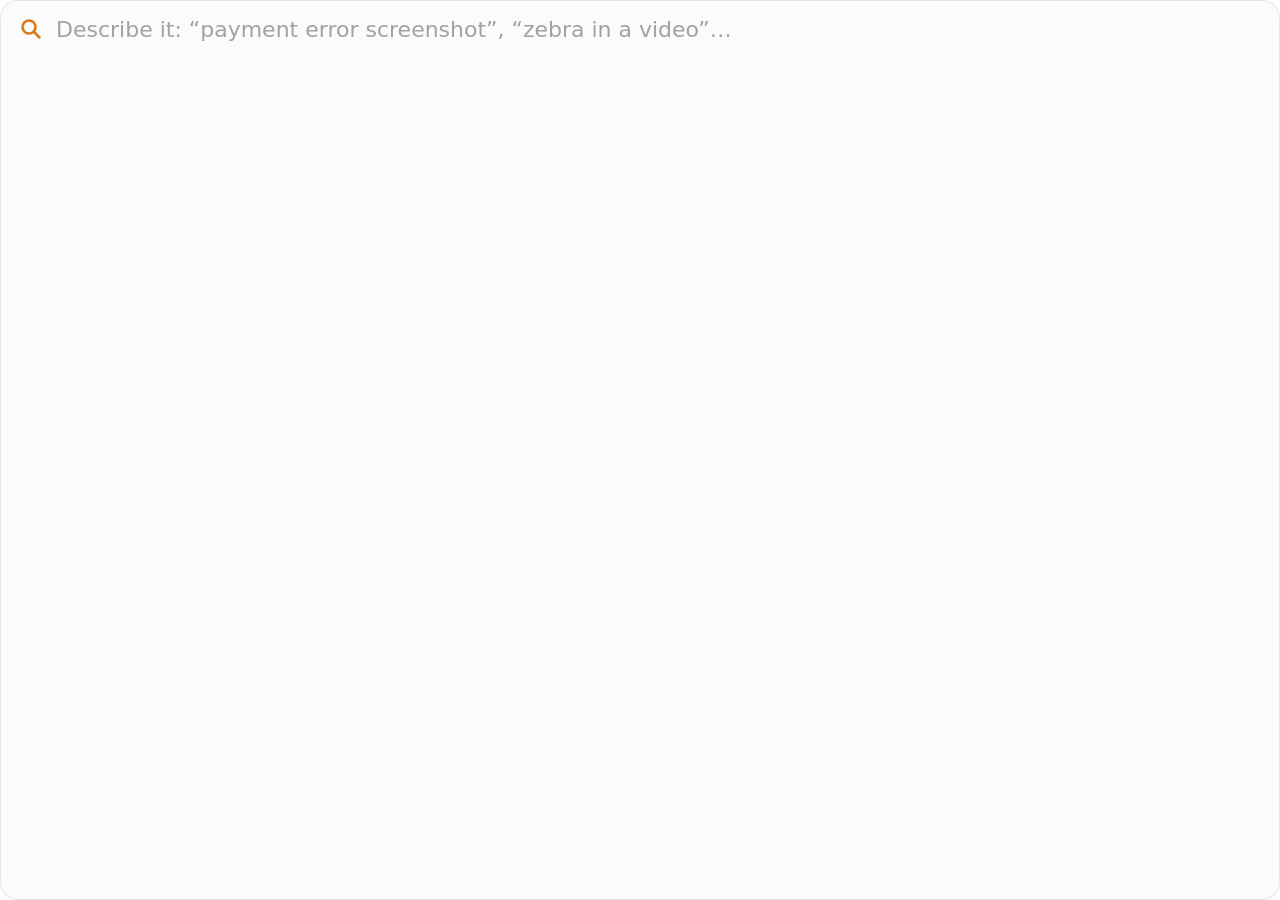
<file: shell/ui/index.html>
<!doctype html>
<html lang="en">
<head>
  <meta charset="utf-8">
  <title>DigUp Plus</title>
  <link rel="stylesheet" href="panel.css">
</head>
<body>
  <main id="panel" class="panel">
    <header class="field">
      <svg class="glass" viewBox="0 0 24 24" aria-hidden="true">
        <circle cx="10" cy="10" r="6.5"/><path d="M15 15 L20.5 20.5"/>
      </svg>
      <input id="query" type="text" autocomplete="off" autocorrect="off" spellcheck="false" aria-label="Search"
             placeholder="Describe it: “payment error screenshot”, “zebra in a video”…">
      <span id="activity" class="activity" hidden></span>
    </header>
    <section id="body" class="body" hidden>
      <div id="list" class="list" role="listbox" aria-label="Results"></div>
      <div id="preview" class="preview" aria-live="polite"></div>
    </section>
    <footer id="footer" class="footer" hidden>
      <span id="summary" class="summary"></span>
      <span id="keys" class="keys"></span>
    </footer>
  </main>
  <script src="results.js"></script>
  <script src="panel.js"></script>
</body>
</html>
</file>
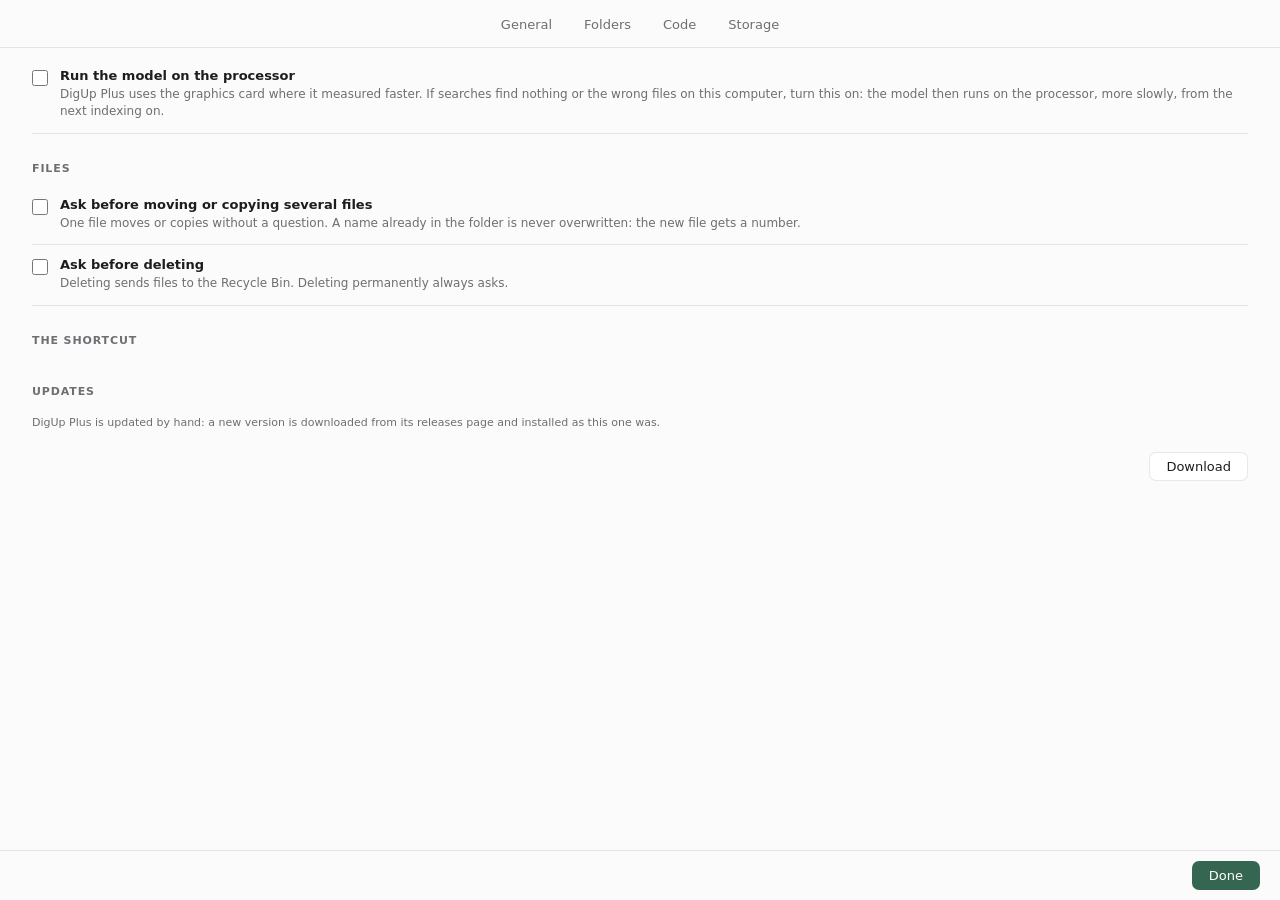
<file: shell/ui/settings.html>
<!doctype html>
<html lang="en">
<head>
  <meta charset="utf-8">
  <title>DigUp Plus Settings</title>
  <link rel="stylesheet" href="setup.css">
  <link rel="stylesheet" href="settings.css">
</head>
<body>
  <nav class="tabs" id="tabs" role="tablist">
    <button role="tab" data-tab="general">General</button>
    <button role="tab" data-tab="folders">Folders</button>
    <button role="tab" data-tab="code">Code</button>
    <button role="tab" data-tab="storage">Storage</button>
  </nav>
  <main class="settings">
    <section class="tab" id="general" role="tabpanel">
      <label class="option" id="login-option" hidden>
        <input type="checkbox" id="login">
        <span class="text">
          <span class="name">Open DigUp Plus at login</span>
          <span class="info">DigUp Plus lives in the tray and keeps your folders indexed.</span>
        </span>
      </label>

      <div class="option" id="tray-click-option" hidden>
        <span class="text">
          <span class="name">Clicking DigUp Plus's tray icon</span>
          <label class="choice"><input type="radio" name="tray-click" value="window"> Opens the window</label>
          <label class="choice"><input type="radio" name="tray-click" value="panel"> Shows the search panel</label>
          <span class="info">Right-click it for the menu.</span>
        </span>
      </div>

      <label class="option" id="center-option" hidden>
        <input type="checkbox" id="center">
        <span class="text">
          <span class="name">Center the search panel</span>
          <span class="info">This desktop decides where new windows open, so the panel opens where it puts them.
            Centered, it opens where it does on a Mac, but DigUp Plus then keeps a transparent window over the whole screen:
            about 50 MB more memory on a 1080p screen (up to 200 MB on a 4K one), and more processor time while you type
            on computers without graphics acceleration.</span>
        </span>
      </label>

      <label class="option" id="processor-option">
        <input type="checkbox" id="processor">
        <span class="text">
          <span class="name">Run the model on the processor</span>
          <span class="info">DigUp Plus uses the graphics card where it measured faster. If searches find nothing or the wrong
            files on this computer, turn this on: the model then runs on the processor, more slowly, from the next
            indexing on.</span>
        </span>
      </label>

      <h3>Files</h3>
      <label class="option">
        <input type="checkbox" id="confirm-move-copy">
        <span class="text">
          <span class="name">Ask before moving or copying several files</span>
          <span class="info">One file moves or copies without a question. A name already in the folder is never
            overwritten: the new file gets a number.</span>
        </span>
      </label>
      <label class="option">
        <input type="checkbox" id="confirm-delete">
        <span class="text">
          <span class="name">Ask before deleting</span>
          <span class="info">Deleting sends files to the Recycle Bin. Deleting permanently always asks.</span>
        </span>
      </label>

      <h3>The shortcut</h3>
      <div class="keys" id="keys"></div>
      <button class="link" id="change-shortcut" hidden>Change Shortcut…</button>
      <p class="note" id="recording" hidden></p>
      <p class="shortcut-note" id="shortcut-note" hidden></p>
      <code class="command" id="shortcut-command" hidden></code>

      <h3>Updates</h3>
      <p class="note" id="update-info">DigUp Plus is updated by hand: a new version is downloaded from its releases
        page and installed as this one was.</p>
      <div class="update-row">
        <span class="link" id="update-version"></span>
        <button id="download-version">Download</button>
      </div>
    </section>

    <section class="tab" id="folders" role="tabpanel" hidden>
    <label class="option">
      <input type="checkbox" id="include-datasets">
      <span class="text">
        <span class="name">Index folders that look like datasets</span>
        <span class="info">Off: a folder with thousands of similar files is skipped as a dataset, and its name lands
          in the report. On: such folders are indexed after all — for collections whose subfolders trip the rule.</span>
      </span>
    </label>
      <div class="card status-card">
        <div class="status-text">
          <div class="status-line" id="status-line"></div>
          <div class="bar" id="status-bar" hidden><div class="fill" id="status-fill"></div></div>
          <div class="status-detail" id="status-detail"></div>
        </div>
        <button id="pause" hidden>Pause</button>
      </div>

      <h3>Folders to search</h3>
      <div class="card list" id="folder-rows"></div>
      <button class="link" id="add-folders">Add Folders…</button>

      <h3>Skip these folders</h3>
      <div class="card list" id="skipped-rows"></div>
      <button class="link" id="skip-folder">Skip a Folder…</button>

      <h3>Skip these file types</h3>
      <input class="field" id="types" type="text" placeholder="e.g. heic, txt" spellcheck="false" autocomplete="off">
      <p class="note">DigUp Plus reads pictures, PDFs, documents (txt, md, typ, rtf, docx, odt, html), audio and video. Keys,
        certificates and password files are never read, nor are hidden folders.</p>

      <label class="option hours-option">
        <input type="checkbox" id="hours">
        <span class="text">
          <span class="name">Index only at set hours</span>
          <span class="info">Files are read only between these times, and what changed meanwhile is picked up when
            they begin. Search works all day.</span>
          <span class="times" id="times" hidden>From <input type="time" id="hours-start"> to
            <input type="time" id="hours-end"></span>
        </span>
      </label>
    </section>

    <section class="tab" id="code" role="tabpanel" hidden>
      <p class="intro">DigUp Plus can find code by what it does. Type “code:” in the search panel and say what the code does,
        or pick Code in the window. Results open in your editor at the line.</p>
      <div class="card status-card" id="code-status" hidden>
        <div class="status-text">
          <div class="status-line" id="code-status-line"></div>
          <div class="status-detail" id="code-status-detail"></div>
        </div>
      </div>

      <h3>Code folders</h3>
      <div class="card list" id="code-rows"></div>
      <button class="link" id="add-code">Add Folders…</button>

      <h3>Open code in</h3>
      <select class="field" id="code-editor"></select>
      <p class="note">DigUp Plus reads what git keeps in these folders: source, configuration, a repository's docs and
        notebooks. It leaves out what git ignores, dependencies and build output, data files, keys and password files.
        Code gets an index of its own and shows up only when you search for code.</p>

      <button class="link danger" id="code-off" hidden>Turn Off Code Search…</button>
      <div class="confirm" id="code-off-confirm" hidden>
        <p id="code-off-text"></p>
        <div class="actions">
          <button id="code-off-cancel">Cancel</button>
          <button class="danger" id="code-off-go">Turn Off</button>
        </div>
      </div>
    </section>

    <section class="tab" id="storage" role="tabpanel" hidden>
      <h3>Model</h3>
      <div class="card facts">
        <div class="fact"><span>EmbeddingGemma 2</span><span>Google · Apache 2.0 · 865 MB</span></div>
        <div class="fact"><span>Status</span><span id="model-status"></span></div>
        <div class="fact"><span>Location</span><button class="path-button" id="model-path"></button></div>
        <div class="fact" id="model-transfer-row" hidden><span>Transfer</span><span id="model-transfer"></span></div>
      </div>
      <div class="model-actions">
        <button id="model-change">Change Folder…</button>
        <button id="model-files">Use Model Files…</button>
        <button id="model-check">Check Files</button>
        <button id="model-download" hidden>Download Model…</button>
        <button class="danger-link" id="model-delete">Delete Model Files…</button>
      </div>
      <p class="note" id="model-note" hidden></p>
      <div class="cleanup" id="model-cleanup" hidden>
        <span id="model-cleanup-text"></span>
        <button class="link danger" id="model-cleanup-delete">Delete Old Files</button>
      </div>
      <div class="confirm" id="model-confirm" hidden>
        <p id="model-confirm-text"></p>
        <div class="actions">
          <button id="model-confirm-cancel">Cancel</button>
          <button id="model-confirm-alt" hidden></button>
          <button id="model-confirm-go"></button>
        </div>
      </div>
      <button class="link inline" id="model-links">Copy Download Links</button>
      <h3>Index</h3>
      <div class="card facts">
        <div class="fact"><span>Size on disk</span><span id="index-size"></span></div>
        <div class="fact"><span>Location</span><button class="path-button" id="index-path"></button></div>
        <div class="fact" id="data-row" hidden><span>App folder</span><button class="path-button" id="data-path"></button></div>
      </div>
      <div class="model-actions">
        <button id="index-use">Use Existing Index…</button>
        <button id="index-change">Move Index Folder…</button>
      </div>
      <p class="note">Use Existing Index… points DigUp Plus at an index you already have — the folder with
        `index.sqlite` in it — and uses it where it is: nothing is copied. Move Index Folder… pauses indexing, copies
        the index to the folder you choose, checks that it opens, and then removes the old files. A fast local disk is
        best; network and removable disks can make search unreliable.</p>
      <p class="note" id="index-note" hidden></p>
      <div class="confirm" id="index-confirm" hidden>
        <p id="index-confirm-text"></p>
        <div class="actions">
          <button id="index-confirm-cancel">Cancel</button>
          <button id="index-confirm-go"></button>
        </div>
      </div>
      <h3>Privacy</h3>
      <p class="privacy-text">DigUp Plus reads the folders you choose and keeps what it learns in its index, on this
        computer. It goes online only to download its model, once, and nothing about your files is ever sent.</p>
      <p class="note"><span id="version"></span> <button class="link inline" id="licenses" hidden>Licenses</button></p>
    </section>

    <p class="note problem" id="problem" hidden></p>
  </main>
  <footer class="settings-footer">
    <button class="primary" id="done">Done</button>
  </footer>
  <script src="shortcut.js"></script>
  <script src="settings.js"></script>
</body>
</html>
</file>
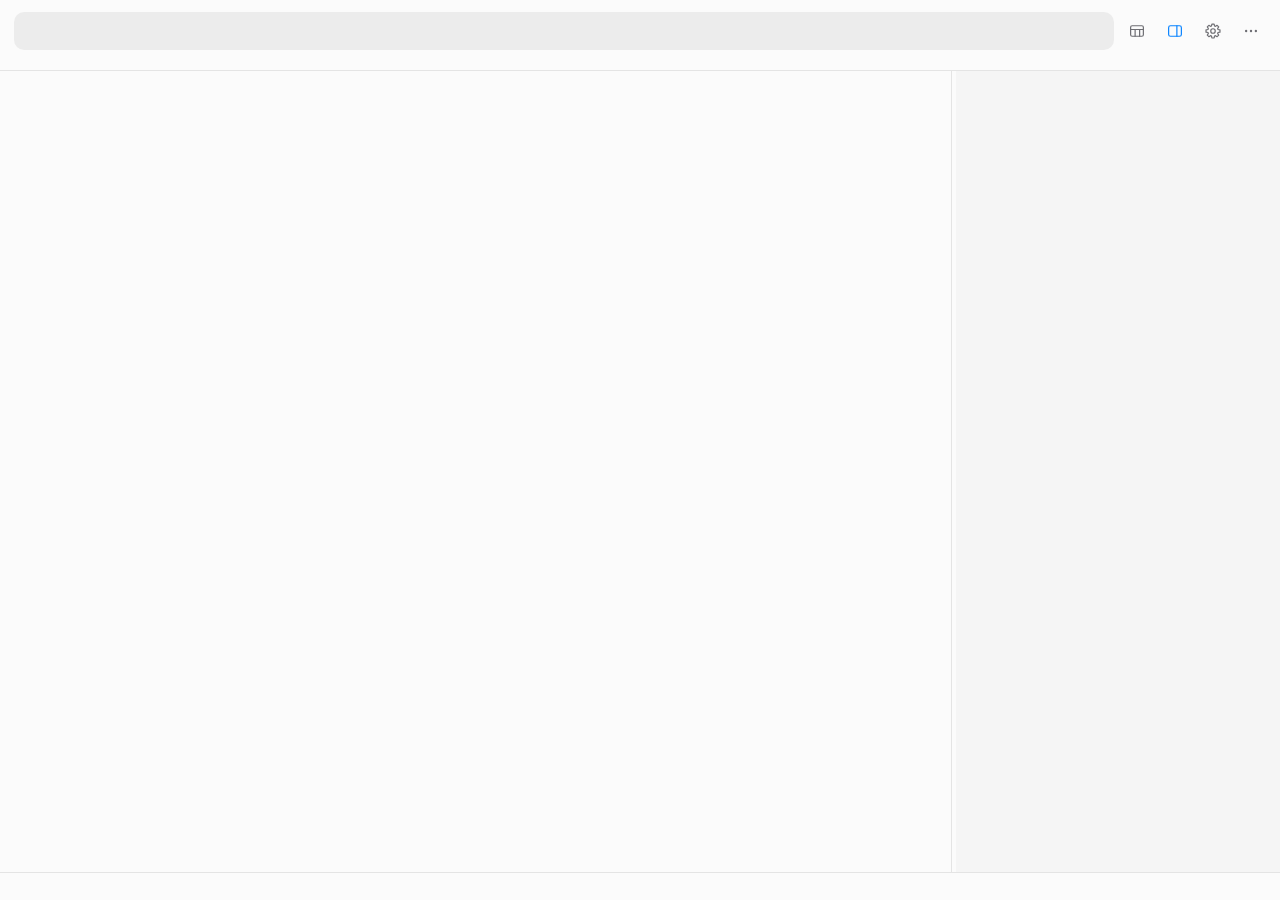
<file: shell/ui/window.html>
<!doctype html>
<html lang="en">
<head>
  <meta charset="utf-8">
  <title>DigUp Plus</title>
  <link rel="stylesheet" href="window.css">
</head>
<body>
  <header class="top">
    <div class="bar">
      <label class="field" id="field">
        <span class="glass" id="glass" aria-hidden="true"></span>
        <input id="query" type="text" autocomplete="off" autocorrect="off" spellcheck="false" aria-label="Search">
        <button class="clear" id="clear" title="Clear" aria-label="Clear" hidden>
          <svg viewBox="0 0 20 20"><circle cx="10" cy="10" r="8"/><path d="M7 7 L13 13 M13 7 L7 13"/></svg>
        </button>
      </label>
      <button class="tool" id="toggle-view" aria-pressed="false" title="Show as Table" aria-label="Show as Table">
        <svg viewBox="0 0 24 24"><rect x="3.5" y="5" width="17" height="14" rx="2"/><path d="M3.5 10 H20.5 M9.5 10 V19 M15.5 10 V19"/></svg>
      </button>
      <button class="tool" id="toggle-preview" aria-pressed="true">
        <svg viewBox="0 0 24 24"><rect x="3.5" y="5" width="17" height="14" rx="2.5"/><path d="M14.5 5 V19"/></svg>
      </button>
      <button class="tool" id="settings" aria-label="Settings">
        <svg viewBox="0 0 24 24"><path d="M18.7 10.0 L21.3 10.5 L21.3 13.5 L18.7 14.0 L18.2 15.3 L19.6 17.5 L17.5 19.6 L15.3 18.2 L14.0 18.7 L13.5 21.3 L10.5 21.3 L10.0 18.7 L8.7 18.2 L6.5 19.6 L4.4 17.5 L5.8 15.3 L5.3 14.0 L2.7 13.5 L2.7 10.5 L5.3 10.0 L5.8 8.7 L4.4 6.5 L6.5 4.4 L8.7 5.8 L10.0 5.3 L10.5 2.7 L13.5 2.7 L14.0 5.3 L15.3 5.8 L17.5 4.4 L19.6 6.5 L18.2 8.7 Z"/><circle cx="12" cy="12" r="3"/></svg>
      </button>
      <button class="tool" id="more" title="More" aria-label="More" aria-haspopup="menu">
        <svg viewBox="0 0 24 24"><circle cx="5.5" cy="12" r="1.6"/><circle cx="12" cy="12" r="1.6"/><circle cx="18.5" cy="12" r="1.6"/></svg>
      </button>
    </div>
    <nav class="kinds" id="kinds" aria-label="Kinds of files"></nav>
  </header>

  <div class="split">
    <main class="content" id="content"></main>
    <div class="splitter" id="splitter" role="separator" aria-orientation="vertical" tabindex="0"
         aria-label="Preview width" title="Drag to resize the preview (arrow keys work too)"></div>
    <aside class="side" id="side" aria-live="polite"></aside>
  </div>

  <section class="report" id="report" aria-live="polite" hidden></section>

  <section class="batch" id="batch" aria-label="Chosen files" hidden>
    <span class="batch-summary" id="batch-summary"></span>
    <span class="spacer"></span>
    <button class="batch-action" id="batch-toggle" aria-keyshortcuts="Control+A" title="Select All (Ctrl+A)">Select All</button>
    <button class="batch-action" id="batch-paths">Copy Paths</button>
    <span class="batch-divider" aria-hidden="true"></span>
    <button class="batch-action" id="batch-copy" aria-keyshortcuts="F5" title="Copy To… (F5)">Copy To…</button>
    <button class="batch-action" id="batch-move" aria-keyshortcuts="F6" title="Move To… (F6)">Move To…</button>
    <button class="batch-action danger" id="batch-delete" aria-keyshortcuts="F8 Delete" title="Delete to the Recycle Bin (F8 or Delete)">Delete</button>
  </section>

  <footer class="status">
    <span class="ring" id="ring" hidden></span>
    <button class="status-line" id="status-line" title="Folders and indexing"></button>
    <span class="spacer"></span>
    <button class="more-results" id="more-results" hidden></button>
    <span class="more-count" id="more-count" role="status" aria-live="polite" hidden></span>
    <span class="count" id="count"></span>
  </footer>

  <div class="menu" id="menu" role="menu" hidden></div>
  <div class="modal" id="modal" role="dialog" aria-modal="true" aria-labelledby="modal-title" hidden></div>
  <div class="sr-only" id="announce" role="status"></div>
  <script src="results.js"></script>
  <script src="window.js"></script>
</body>
</html>
</file>
<file: shell/ui/panel.css>
/* The search panel. Sizes and wording follow the Mac app's panel (Sources/DigUpApp/SearchPanelView.swift); the colors
   are DigUp Plus's (moss and amber) over the system's light or dark. */

:root {
  --amber: #f2a22a;
  --ember: #d97b1a;
  --moss: #356652;
  --surface: #fbfbfb;
  --text: #1d1d1f;
  --secondary: #6e6e73;
  --tertiary: #a1a1a6;
  --line: rgba(0, 0, 0, 0.09);
  --selected: rgba(10, 132, 255, 0.2);
  --chip: rgba(0, 0, 0, 0.06);
  --mark: rgba(242, 162, 42, 0.28);
  --link: #0a6fd8;
  --list-width: 330px;
  font-family: -apple-system, BlinkMacSystemFont, "Segoe UI Variable Text", "Segoe UI", system-ui, Ubuntu, Cantarell,
    "Noto Sans", sans-serif;
  font-size: 13px;
  color: var(--text);
}

@media (prefers-color-scheme: dark) {
  :root {
    --surface: #1f1f21;
    --text: #f2f2f7;
    --secondary: #a1a1a6;
    --tertiary: #6e6e73;
    --line: rgba(255, 255, 255, 0.1);
    --selected: rgba(10, 132, 255, 0.32);
    --chip: rgba(255, 255, 255, 0.09);
    --mark: rgba(242, 162, 42, 0.35);
    --link: #4aa3ff;
    --ember: #f2a22a;
  }
}

* { box-sizing: border-box; }
[hidden] { display: none !important; }

html, body {
  margin: 0;
  height: 100%;
  background: transparent;
  overflow: hidden;
  user-select: none;
  -webkit-user-select: none;
  cursor: default;
}

.panel {
  position: relative;
  display: flex;
  flex-direction: column;
  height: 100vh;
  background: var(--surface);
  border-radius: 18px;
  border: 1px solid var(--line);
  overflow: hidden;
}

/* Wayland: the window fills the screen and the panel sits where the Mac app puts it, centered a fifth of the way down,
   with a shadow of its own (panel.js sets its height). */
.fills-screen .panel {
  position: absolute;
  top: 20vh;
  left: calc(50% - 390px);
  width: 780px;
  height: 56px;
  box-shadow: 0 22px 56px rgba(0, 0, 0, 0.3), 0 3px 12px rgba(0, 0, 0, 0.16);
}

/* The field */

.field {
  display: flex;
  align-items: center;
  gap: 11px;
  height: 56px;
  flex: none;
  padding: 0 18px;
}

.glass {
  width: 24px;
  height: 24px;
  flex: none;
  fill: none;
  stroke: var(--ember);
  stroke-width: 2.6;
  stroke-linecap: round;
}

#query {
  flex: 1;
  min-width: 0;
  border: 0;
  outline: 0;
  background: transparent;
  color: var(--text);
  font: inherit;
  font-size: 22px;
}

#query::placeholder { color: var(--tertiary); }

/* Indexing (or the model's download) while results may be incomplete: amber, so it's seen. */
.activity {
  display: flex;
  align-items: center;
  gap: 6px;
  font-size: 11.5px;
  font-weight: 600;
  font-variant-numeric: tabular-nums;
  color: var(--ember);
  padding: 4px 10px;
  border-radius: 99px;
  background: rgba(242, 162, 42, 0.14);
  white-space: nowrap;
}

.activity svg { width: 12px; height: 12px; transform: rotate(-90deg); }
.activity circle { fill: none; stroke-width: 2.4; }
.activity .track { stroke: rgba(242, 162, 42, 0.3); }
.activity .done { stroke: var(--ember); stroke-linecap: round; }

/* Results and preview */

.body {
  display: flex;
  flex: 1;
  min-height: 0;
  border-top: 1px solid var(--line);
}

.list {
  width: var(--list-width);
  flex: none;
  overflow-y: auto;
  padding: 6px 8px 10px;
  border-right: 1px solid var(--line);
}

.group-title {
  font-size: 10px;
  font-weight: 600;
  letter-spacing: 0.08em;
  text-transform: uppercase;
  color: var(--secondary);
  padding: 10px 10px 4px;
}

.row {
  display: flex;
  align-items: center;
  gap: 10px;
  padding: 5px 8px;
  border-radius: 8px;
  min-height: 46px;
}

.row.selected { background: var(--selected); }

.thumb {
  width: 36px;
  height: 36px;
  flex: none;
  border-radius: 6px;
  object-fit: contain;
  background: var(--chip);
}

.thumb.icon {
  display: grid;
  place-items: center;
  color: var(--secondary);
}

.thumb.icon svg { width: 20px; height: 20px; fill: none; stroke: currentColor; stroke-width: 1.6; }

.row-text { min-width: 0; flex: 1; }

.row-title {
  display: flex;
  align-items: center;
  gap: 6px;
  font-size: 13px;
  font-weight: 600;
}

.row-title .name { overflow: hidden; text-overflow: ellipsis; white-space: nowrap; }

.row-sub {
  font-size: 11px;
  color: var(--secondary);
  overflow: hidden;
  text-overflow: ellipsis;
  white-space: nowrap;
  margin-top: 2px;
}

.row-sub b, .passage b { color: var(--text); font-weight: 600; }

.badge {
  flex: none;
  font-size: 10px;
  font-weight: 600;
  font-variant-numeric: tabular-nums;
  padding: 1px 6px;
  border-radius: 99px;
  background: var(--chip);
  color: var(--secondary);
}

.more {
  font-size: 11.5px;
  font-weight: 500;
  color: var(--link);
  padding: 3px 10px 4px;
}

.weaker {
  display: flex;
  align-items: center;
  gap: 6px;
  height: 26px;
  padding: 0 10px;
  margin-top: 6px;
  border-radius: 8px;
  color: var(--secondary);
  font-size: 12px;
}

.weaker.selected { background: var(--selected); }
.weaker .chevron { transition: transform 0.12s; }
.weaker.open .chevron { transform: rotate(90deg); }

.preview {
  flex: 1;
  min-width: 0;
  display: flex;
  flex-direction: column;
  padding: 16px 16px 14px;
  overflow: hidden;
}

.picture {
  flex: 1;
  min-height: 0;
  display: flex;
  align-items: center;
  justify-content: center;
  position: relative;
}

.picture img, .picture video {
  max-width: 100%;
  max-height: 100%;
  border-radius: 8px;
  box-shadow: 0 1px 6px rgba(0, 0, 0, 0.18);
}

.moment {
  position: relative;
  max-width: 100%;
  max-height: 100%;
  display: flex;
}

.moment img { max-width: 100%; max-height: 100%; }

.play {
  position: absolute;
  inset: 0;
  margin: auto;
  width: 54px;
  height: 54px;
  border-radius: 50%;
  background: rgba(0, 0, 0, 0.42);
  border: 1.5px solid rgba(255, 255, 255, 0.7);
  display: grid;
  place-items: center;
  pointer-events: none;
}

.play svg { width: 22px; height: 22px; fill: white; margin-left: 4px; }

.at {
  position: absolute;
  left: 10px;
  bottom: 10px;
  font-size: 12px;
  font-weight: 600;
  font-variant-numeric: tabular-nums;
  color: white;
  padding: 2px 7px;
  border-radius: 6px;
  background: rgba(0, 0, 0, 0.45);
  pointer-events: none;
}

.passage {
  flex: 1;
  min-height: 0;
  overflow: hidden;
  font-size: 12.5px;
  line-height: 1.5;
  color: var(--secondary);
  white-space: pre-wrap;
  word-break: break-word;
  user-select: text;
  -webkit-user-select: text;
}

.passage.code { font-family: ui-monospace, "Cascadia Mono", Consolas, "DejaVu Sans Mono", monospace; font-size: 11.5px; }
.passage mark { background: var(--mark); color: var(--text); border-radius: 2px; }

.audio-picture {
  width: 100%;
  display: flex;
  flex-direction: column;
  align-items: center;
  gap: 14px;
  color: var(--secondary);
}

.audio-picture svg { width: 54px; height: 54px; fill: none; stroke: var(--moss); stroke-width: 1.4; }
.audio-picture audio { width: 90%; }

.facts { flex: none; margin-top: 14px; }
.facts .title { font-size: 15px; font-weight: 600; overflow: hidden; text-overflow: ellipsis; white-space: nowrap; }
.facts .line { font-size: 12px; color: var(--secondary); margin-top: 3px; overflow: hidden; text-overflow: ellipsis; white-space: nowrap; }

.reason {
  display: flex;
  align-items: center;
  gap: 8px;
  font-size: 12.5px;
  font-weight: 500;
  margin-top: 10px;
}

.reason svg { width: 16px; height: 16px; fill: none; stroke: var(--ember); stroke-width: 2; stroke-linecap: round; flex: none; }
.reason-text { margin: 4px 0 0 24px; font-size: 12px; color: var(--secondary); overflow: hidden; text-overflow: ellipsis; white-space: nowrap; }

.buttons { display: flex; gap: 8px; margin-top: 12px; }

.buttons button {
  font: inherit;
  font-size: 12.5px;
  color: var(--text);
  background: var(--chip);
  border: 0;
  border-radius: 7px;
  padding: 5px 12px;
}

.buttons button:active { filter: brightness(0.92); }

.message {
  flex: 1;
  display: flex;
  flex-direction: column;
  align-items: center;
  justify-content: center;
  gap: 6px;
  text-align: center;
  color: var(--secondary);
  padding: 0 40px;
}

.message strong { color: var(--text); font-size: 15px; }

/* The footer */

.footer {
  display: flex;
  align-items: center;
  justify-content: space-between;
  gap: 12px;
  height: 30px;
  flex: none;
  padding: 0 16px;
  font-size: 11px;
  border-top: 1px solid var(--line);
}

.summary { color: var(--secondary); white-space: nowrap; overflow: hidden; text-overflow: ellipsis; }
.keys { color: var(--tertiary); white-space: pre; }

/* The big preview (Space): the selected result over the whole panel, which grows to its tallest. */
.big { position: absolute; inset: 0; z-index: 10; display: flex; flex-direction: column; border-radius: inherit;
       overflow: hidden; background: var(--surface, #fbfbfb); }
.big[hidden] { display: none; }
.big .head { flex: none; display: flex; align-items: baseline; gap: 10px; padding: 12px 16px; border-bottom: 1px solid var(--line, rgba(0,0,0,0.1)); }
.big .head .name { font-weight: 600; overflow: hidden; text-overflow: ellipsis; white-space: nowrap; }
.big .head .place { flex: none; font-size: 12px; opacity: 0.7; }
.big .view { flex: 1; min-height: 0; display: flex; align-items: center; justify-content: center; padding: 10px; overflow: auto; }
.big .view > video { max-width: 100%; max-height: 100%; }
.big .view > * { max-width: 100%; max-height: 100%; }
.big .view img { max-width: 100%; max-height: 100%; object-fit: contain; }
</file>
<file: shell/ui/setup.css>
/* The setup window: DigUp Plus's first launch, and Choose Folders… later. The Mac app's onboarding
   (Sources/DigUpApp/Onboarding.swift) is the reference; moss and amber are DigUp Plus's colors. */

:root {
  --amber: #f2a22a;
  --ember: #d97b1a;
  --moss: #356652;
  --leaf: #4f8058;
  --surface: #fbfbfb;
  --card: #ffffff;
  --text: #1d1d1f;
  --secondary: #6e6e73;
  --tertiary: #a1a1a6;
  --line: rgba(0, 0, 0, 0.09);
  --accent: #0a84ff;
  font-family: -apple-system, BlinkMacSystemFont, "Segoe UI Variable Text", "Segoe UI", system-ui, Ubuntu, Cantarell,
    "Noto Sans", sans-serif;
  font-size: 13px;
  color: var(--text);
  background: var(--surface);
}

@media (prefers-color-scheme: dark) {
  :root {
    --surface: #1f1f21;
    --card: #2a2a2d;
    --text: #f2f2f7;
    --secondary: #a1a1a6;
    --tertiary: #6e6e73;
    --line: rgba(255, 255, 255, 0.1);
  }
}

* { box-sizing: border-box; }
[hidden] { display: none !important; }

html, body { margin: 0; height: 100%; overflow: hidden; background: var(--surface); }

body { display: flex; flex-direction: column; user-select: none; -webkit-user-select: none; cursor: default; }

main { flex: 1; min-height: 0; overflow-y: auto; padding: 34px 48px 12px; }

.hero { display: flex; flex-direction: column; align-items: center; text-align: center; }

.icon { width: 96px; height: 96px; filter: drop-shadow(0 6px 14px rgba(53, 102, 82, 0.35)); }

h1 { font-size: 30px; margin: 10px 0 0; }
h2 { font-size: 24px; margin: 0 0 6px; }
h3 { font-size: 11px; text-transform: uppercase; letter-spacing: 0.08em; color: var(--secondary); margin: 28px 0 10px; }

.tagline { font-size: 16px; color: var(--secondary); margin: 2px 0 0; }
.subtitle { font-size: 13px; color: var(--secondary); margin: 0 0 18px; line-height: 1.45; }
.centered { text-align: center; max-width: 470px; margin: 18px auto 0; }

.features { list-style: none; padding: 0; margin: 30px auto 0; max-width: 470px; display: grid; gap: 16px; }
.features li { display: flex; align-items: center; gap: 14px; }
.features div { display: flex; flex-direction: column; gap: 2px; }
.features b { font-size: 14px; }
.features span:not(.tile) { font-size: 12px; color: var(--secondary); }

.tile {
  width: 34px; height: 34px; flex: none; border-radius: 9px;
  background: linear-gradient(145deg, var(--leaf), var(--moss));
  display: grid; place-items: center;
}
.tile svg { width: 18px; height: 18px; fill: none; stroke: white; stroke-width: 1.8; stroke-linecap: round; stroke-linejoin: round; }

.privacy { max-width: 470px; margin: 26px auto 0; font-size: 12px; color: var(--secondary); line-height: 1.45; }

.folders { display: flex; flex-direction: column; gap: 6px; }

/* A folder: its checkbox (mixed when only some of it is searched), what's in it, how long its first pass takes, and its
   subfolders one level down when opened. */
.folder-box { background: var(--card); border: 1px solid var(--line); border-radius: 10px; }
.folder-box.off { background: transparent; }
.folder { display: flex; align-items: center; gap: 10px; padding: 9px 12px 9px 6px; }
.disclosure {
  width: 18px; height: 26px; flex: none; padding: 0; border: 0; background: none; color: var(--secondary);
  display: grid; place-items: center;
}
.disclosure svg { width: 10px; height: 10px; transition: transform 0.12s; }
.disclosure.open svg { transform: rotate(90deg); }
.disclosure[disabled] { visibility: hidden; }
.folder input, .subfolder input { width: 16px; height: 16px; accent-color: var(--moss); flex: none; margin: 0; }
.folder .text { min-width: 0; flex: 1; }
.folder .name { font-size: 13px; font-weight: 600; }
.folder .path, .folder .counts { font-size: 11px; color: var(--secondary); overflow: hidden; text-overflow: ellipsis; white-space: nowrap; }
.folder .counts.problem { color: var(--ember); }
.time { flex: none; text-align: right; font-size: 12px; font-weight: 500; font-variant-numeric: tabular-nums; }
.time small { display: block; font-size: 10px; font-weight: 400; color: var(--tertiary); }
.off .time, .subfolder.off .time, .time.quiet { color: var(--tertiary); }
.subfolders { border-top: 1px solid var(--line); padding: 4px 0 6px; }
.subfolder { display: flex; align-items: center; gap: 8px; padding: 4px 12px 4px 34px; }
.subfolder .name { font-size: 12px; flex: none; max-width: 40%; overflow: hidden; text-overflow: ellipsis; white-space: nowrap; }
.subfolder .counts { font-size: 11px; color: var(--secondary); flex: 1; min-width: 0; overflow: hidden; text-overflow: ellipsis; white-space: nowrap; }
.subfolder.off .name, .subfolder.off .counts { opacity: 0.6; }
.subfolder .time { font-size: 11px; color: var(--secondary); }
.more { font: inherit; font-size: 11px; color: var(--ember); background: none; border: 0; padding: 4px 0 2px 58px; }

/* Setup's last step: the model's download, then indexing, as it goes. */
.progress-card {
  max-width: 470px; margin: 26px auto 0; padding: 16px 18px;
  background: var(--card); border: 1px solid var(--line); border-radius: 12px;
}
.progress-line { display: flex; justify-content: space-between; align-items: baseline; gap: 12px; font-size: 13px; }
.progress-what { font-weight: 600; }
.progress-left { color: var(--secondary); font-variant-numeric: tabular-nums; white-space: nowrap; }
.bar { position: relative; height: 6px; margin-top: 10px; border-radius: 3px; background: var(--line); overflow: hidden; }
.bar .fill { position: absolute; left: 0; top: 0; bottom: 0; width: 0; border-radius: 3px; background: var(--moss); transition: width 0.3s; }
.bar.busy .fill { width: 30%; animation: busy 1.3s ease-in-out infinite; }
.bar.done .fill { width: 100%; }
@keyframes busy { from { left: -30%; } to { left: 100%; } }
.progress-note { font-size: 12px; color: var(--secondary); line-height: 1.45; margin: 10px 0 0; }

button {
  font: inherit; font-size: 13px; color: var(--text); background: var(--card); border: 1px solid var(--line);
  border-radius: 7px; padding: 6px 16px;
}
button.primary { background: var(--moss); color: white; border-color: transparent; }
button.primary:disabled { opacity: 0.45; }
button.link { background: none; border: 0; color: var(--ember); padding: 10px 2px 0; }

.note { font-size: 11px; color: var(--secondary); margin-top: 18px; }

/* The model step: where it goes, and the choice not to download it yet. */
.model-card { margin-top: 20px; }
.model-card .path { margin-top: 4px; overflow-wrap: anywhere; user-select: text; -webkit-user-select: text; }
.model-card .problem { color: var(--ember); }
.model-actions { display: flex; align-items: center; gap: 14px; margin-top: 14px; }
.model-actions .link { padding: 6px 2px; }

.keys { display: flex; gap: 6px; margin: 8px 0 4px; }
.key {
  min-width: 44px; padding: 8px 12px; text-align: center; font-size: 16px; font-weight: 500;
  background: var(--card); border: 1px solid var(--line); border-bottom-width: 3px; border-radius: 9px;
}

.shortcut-note { font-size: 12px; color: var(--secondary); line-height: 1.45; margin: 12px 0 0; max-width: 560px; }
.command {
  display: block; margin-top: 8px; padding: 8px 10px; font-size: 12px; user-select: text; -webkit-user-select: text;
  background: var(--card); border: 1px solid var(--line); border-radius: 7px; overflow-wrap: anywhere; cursor: text;
}

.panel-keys { display: grid; grid-template-columns: 80px 1fr; gap: 8px 12px; margin: 0; }
.panel-keys dt { font-weight: 600; color: var(--text); }
.panel-keys dd { margin: 0; color: var(--secondary); }

footer {
  flex: none; display: flex; align-items: center; justify-content: space-between; gap: 12px;
  padding: 12px 20px; border-top: 1px solid var(--line);
}
.model { font-size: 11px; color: var(--secondary); white-space: nowrap; }
.summary { flex: 1; text-align: right; font-size: 12px; color: var(--secondary); white-space: nowrap; overflow: hidden; text-overflow: ellipsis; }
.buttons { display: flex; gap: 8px; }
</file>
<file: shell/ui/settings.css>
/* The Settings window: setup.css's look (colors, keys, notes), with tabs: General, Folders, Code, Storage. */

body { display: flex; flex-direction: column; }

.tabs { flex: none; display: flex; justify-content: center; gap: 4px; padding: 12px 20px 10px; border-bottom: 1px solid var(--line); }
.tabs button { border: 0; border-radius: 7px; padding: 5px 14px; background: none; color: var(--secondary); font-weight: 500; }
.tabs button:hover { background: var(--line); }
.tabs button[aria-selected="true"] { background: var(--moss); color: white; }

main.settings { flex: 1; min-height: 0; overflow-y: auto; padding: 8px 32px 24px; }
main.settings h3:first-child { margin-top: 14px; }

.option { display: flex; gap: 12px; align-items: flex-start; padding: 12px 0; border-bottom: 1px solid var(--line); }
.option input[type="checkbox"] { width: 16px; height: 16px; margin: 2px 0 0; accent-color: var(--moss); flex: none; }
.option .text { display: flex; flex-direction: column; gap: 3px; }
.option .name { font-size: 13px; font-weight: 600; }
.option .info { font-size: 12px; color: var(--secondary); line-height: 1.45; }
.hours-option { border-bottom: 0; margin-top: 14px; }
.option .choice { display: flex; align-items: center; gap: 8px; font-size: 13px; margin-top: 4px; }
.option .choice input { margin: 0; accent-color: var(--moss); }
.link.inline { padding: 0; font-size: inherit; }
.update-row { display: flex; align-items: center; justify-content: space-between; gap: 12px; padding: 12px 0; }
.update-row .link { padding: 0; color: var(--secondary); cursor: default; }
.update-row .link.available { color: var(--ember); cursor: pointer; }
.times { margin-top: 6px; font-size: 12px; color: var(--secondary); display: flex; align-items: center; gap: 8px; }
.times input { font: inherit; font-size: 12px; color: var(--text); background: var(--card); border: 1px solid var(--line); border-radius: 6px; padding: 3px 6px; }

.card { background: var(--card); border: 1px solid var(--line); border-radius: 10px; }
.status-card { display: flex; align-items: center; gap: 14px; padding: 12px 14px; margin-top: 14px; }
.status-text { flex: 1; min-width: 0; }
.status-line { font-size: 13px; font-weight: 600; }
.status-detail { font-size: 11px; color: var(--secondary); margin-top: 4px; }
.status-card .bar { margin-top: 7px; }

.list .row { display: flex; align-items: center; gap: 12px; padding: 9px 12px; border-top: 1px solid var(--line); }
.list .row:first-child { border-top: 0; }
.list .empty { padding: 10px 12px; font-size: 12px; color: var(--secondary); }
.row .text { flex: 1; min-width: 0; }
.row .name { font-size: 13px; font-weight: 600; display: flex; align-items: center; gap: 6px; }
.row .path, .row .counts { font-size: 11px; color: var(--secondary); overflow: hidden; text-overflow: ellipsis; white-space: nowrap; }
.row .side { flex: none; text-align: right; }
.row .indexed { font-size: 12px; font-weight: 500; font-variant-numeric: tabular-nums; }
.row .states { font-size: 11px; color: var(--secondary); }
.row .why { font: inherit; font-size: 11px; color: var(--accent, #4a8); background: none; border: 0; padding: 0; cursor: pointer; text-decoration: underline; }
.row .reasons { font-size: 11px; color: var(--secondary); margin-top: 3px; white-space: normal; }
.row .flag { font-size: 10px; font-weight: 600; padding: 1px 6px; border-radius: 99px; background: rgba(242, 162, 42, 0.22); }
.remove {
  flex: none; width: 22px; height: 22px; border: 0; border-radius: 50%; padding: 0; background: var(--line);
  color: var(--secondary); font-size: 15px; line-height: 22px; text-align: center;
}
.remove:hover { background: rgba(217, 123, 26, 0.25); color: var(--text); }
.confirm { padding: 10px 12px; border-top: 1px solid var(--line); background: rgba(217, 123, 26, 0.08); }
.confirm p { margin: 0 0 8px; font-size: 12px; line-height: 1.45; }
.confirm .actions { display: flex; justify-content: flex-end; gap: 8px; }
.confirm .danger { background: #c4441c; color: white; border-color: transparent; }

input.field {
  width: 100%; font: inherit; font-size: 13px; color: var(--text); background: var(--card);
  border: 1px solid var(--line); border-radius: 7px; padding: 6px 10px;
}
input.field:focus, select.field:focus { outline: 2px solid color-mix(in srgb, var(--moss) 50%, transparent); outline-offset: -1px; }
select.field {
  font: inherit; font-size: 13px; color: var(--text); background: var(--card); border: 1px solid var(--line);
  border-radius: 7px; padding: 5px 8px; min-width: 240px;
}

.intro { font-size: 12px; color: var(--secondary); line-height: 1.5; margin: 14px 0 0; }
.link.danger { color: #c4441c; margin-top: 14px; }
#code-off-confirm { border: 1px solid var(--line); border-radius: 10px; margin-top: 14px; }

.facts .fact { display: flex; justify-content: space-between; gap: 16px; padding: 9px 12px; border-top: 1px solid var(--line); font-size: 13px; }
.facts .fact:first-child { border-top: 0; }
.facts .fact span:last-child { color: var(--secondary); text-align: right; }
/* A long path loses its start: "…/DigUp Plus/Models". */
.path-button { font: inherit; font-size: 12px; color: var(--secondary); background: none; border: 0; padding: 0; max-width: 70%; overflow: hidden; text-overflow: ellipsis; white-space: nowrap; direction: rtl; text-align: right; }
.path-button bdi { direction: ltr; unicode-bidi: isolate; }
.path-button:hover { color: var(--text); text-decoration: underline; }
.privacy-text { font-size: 12px; color: var(--secondary); line-height: 1.5; margin: 0; }
.problem { color: #c4441c; }

/* Done: everything is saved as it's changed, so this closes the settings and leaves the app's own window up. */
.settings-footer { flex: none; display: flex; justify-content: flex-end; padding: 10px 20px; border-top: 1px solid var(--line); }

.model-actions { display: flex; flex-wrap: wrap; gap: 8px; margin: 12px 0 6px; }
.model-actions button { font-size: 12px; }
.model-actions .danger-link { color: #c4441c; }
#model-note { margin: 6px 0 0; }
#model-note.problem { color: #c4441c; }
.cleanup { display: flex; align-items: center; justify-content: space-between; gap: 12px; margin: 8px 0 0;
  font-size: 12px; color: var(--secondary); }
.cleanup .link { padding: 0; font-size: 12px; }
#model-confirm { margin-top: 10px; }
#model-confirm-text { white-space: pre-line; }
#model-links { margin-top: 10px; font-size: 12px; }
#model-transfer-row span:last-child { max-width: 70%; overflow: hidden; text-overflow: ellipsis; white-space: nowrap; }
</file>
<file: shell/ui/window.css>
/* The window. Sizes and wording follow the Mac app's search window (Sources/DigUpApp/SearchWindow.swift); the colors
   are DigUp Plus's (moss and amber) over the system's light or dark; chosen files are the usual blue, the file under
   the keyboard amber, so the two never blur together. */

:root {
  --amber: #f2a22a;
  --ember: #d97b1a;
  --moss: #356652;
  --leaf: #4f8058;
  --sprout: #a2c78e;
  --accent: #0a84ff;
  --surface: #fbfbfb;
  --pane: rgba(0, 0, 0, 0.025);
  --text: #1d1d1f;
  --secondary: #6e6e73;
  --tertiary: #a1a1a6;
  --line: rgba(0, 0, 0, 0.09);
  --fill: rgba(0, 0, 0, 0.06);
  --fill-strong: rgba(0, 0, 0, 0.1);
  --tile: rgba(0, 0, 0, 0.05);
  --menu: #ffffff;
  --mark: #ffdb33;
  --chip: rgba(79, 128, 88, 0.1);
  --chip-hover: rgba(79, 128, 88, 0.2);
  --leaf-text: #4f8058;
  font-family: -apple-system, BlinkMacSystemFont, "Segoe UI Variable Text", "Segoe UI", system-ui, Ubuntu, Cantarell,
    "Noto Sans", sans-serif;
  font-size: 13px;
  color: var(--text);
  color-scheme: light dark;
}

@media (prefers-color-scheme: dark) {
  :root {
    --surface: #1f1f21;
    --pane: rgba(255, 255, 255, 0.025);
    --text: #f2f2f7;
    --secondary: #a1a1a6;
    --tertiary: #6e6e73;
    --line: rgba(255, 255, 255, 0.1);
    --fill: rgba(255, 255, 255, 0.08);
    --fill-strong: rgba(255, 255, 255, 0.14);
    --tile: rgba(255, 255, 255, 0.05);
    --menu: #2c2c2e;
    --chip: rgba(162, 199, 142, 0.12);
    --chip-hover: rgba(162, 199, 142, 0.22);
    --leaf-text: #a2c78e;
  }
}

* { box-sizing: border-box; }
[hidden] { display: none !important; }

html, body { margin: 0; height: 100%; overflow: hidden; background: var(--surface); }

body {
  display: flex;
  flex-direction: column;
  user-select: none;
  -webkit-user-select: none;
  cursor: default;
}

button { font: inherit; color: inherit; }
svg { display: block; }

/* The bar: the field, the preview and settings buttons, the menu; the kind filters under it */

.top { flex: none; padding: 12px 14px 10px; }

.bar { display: flex; align-items: center; gap: 8px; height: 38px; }

.field {
  flex: 1;
  min-width: 0;
  display: flex;
  align-items: center;
  gap: 9px;
  height: 38px;
  padding: 0 10px 0 12px;
  border-radius: 10px;
  background: var(--fill);
  box-shadow: 0 0 0 2px transparent;
  transition: box-shadow 0.15s ease-out;
  cursor: text;
}

/* Where typing goes, as a field shows it: a ring in the accent color while it has the cursor. */
.field:focus-within { box-shadow: 0 0 0 2px color-mix(in srgb, var(--accent) 60%, transparent); }

.glass { width: 22px; height: 20px; flex: none; display: grid; place-items: center; }
.glass svg { width: 19px; height: 19px; fill: none; stroke: var(--ember); stroke-width: 2.6; stroke-linecap: round; stroke-linejoin: round; }

#query {
  flex: 1;
  min-width: 0;
  border: 0;
  outline: 0;
  background: transparent;
  color: var(--text);
  font: inherit;
  font-size: 18px;
}

#query::placeholder { color: var(--tertiary); }

.clear {
  flex: none;
  width: 22px;
  height: 22px;
  border: 0;
  padding: 0;
  background: none;
  display: grid;
  place-items: center;
  color: var(--tertiary);
}
.clear svg { width: 16px; height: 16px; }
.clear circle { fill: currentColor; stroke: none; }
.clear path { stroke: var(--surface); stroke-width: 1.8; stroke-linecap: round; fill: none; }

.tool {
  flex: none;
  width: 30px;
  height: 30px;
  border: 0;
  border-radius: 7px;
  padding: 0;
  background: none;
  display: grid;
  place-items: center;
  color: var(--secondary);
}
.tool:hover { background: var(--fill); }
.tool:active { background: var(--fill-strong); }
.tool svg { width: 18px; height: 18px; fill: none; stroke: currentColor; stroke-width: 1.6; stroke-linecap: round; stroke-linejoin: round; }
#more svg { fill: currentColor; stroke: none; }
.tool[aria-pressed="true"] { color: var(--accent); }

.kinds { display: flex; flex-wrap: wrap; align-items: center; gap: 6px; margin-top: 10px; }

.chip {
  display: flex;
  align-items: center;
  gap: 5px;
  height: 24px;
  padding: 0 10px;
  border: 0;
  border-radius: 99px;
  background: var(--fill);
  font-size: 12px;
  font-weight: 500;
  white-space: nowrap;
}
.chip:hover { background: var(--fill-strong); }
.chip svg { width: 12px; height: 12px; fill: none; stroke: currentColor; stroke-width: 1.9; stroke-linecap: round; stroke-linejoin: round; }
.chip .number { opacity: 0.6; font-variant-numeric: tabular-nums; }
.chip.selected { background: var(--accent); color: white; }
.kinds .divider { width: 1px; height: 16px; margin: 0 4px; background: var(--line); }

/* Results and the preview beside them */

.split { flex: 1; min-height: 0; display: flex; border-top: 1px solid var(--line); }

.content { flex: 1; min-width: 0; overflow-y: auto; position: relative; }

.side {
  flex: none;
  width: 324px;
  overflow-y: auto;
  padding: 16px;
  background: var(--pane);
  display: flex;
  flex-direction: column;
}

/* The preview pane's divider: a 5px drag strip whose line is the pane's own border. The arrows resize it in place. */
.splitter { flex: none; width: 5px; cursor: col-resize; border-left: 1px solid var(--line); }
.splitter:hover { border-left-color: var(--accent); }
.splitter:focus-visible { outline: 2px solid var(--accent); outline-offset: -2px; }
/* Everything under the picture keeps its size; the picture takes the height that's left. */
.side > :not(.preview-picture) { flex: none; }

/* The Images filter's folds: the hidden tail under the weaker matches is drawn fainter. */
.hidden-results { opacity: 0.6; }
.tier-note { margin: 0 18px 8px; color: var(--tertiary); font-size: 12px; }
.weaker-toggle.hidden-more { margin-top: 4px; }

.grid {
  display: grid;
  grid-template-columns: repeat(auto-fill, minmax(176px, 1fr));
  gap: 18px 14px;
  padding: 16px;
}

.cell { min-width: 0; outline: none; }

.cell .picture {
  position: relative;
  aspect-ratio: 1 / 1;
  border-radius: 8px;
  background: var(--tile);
  box-shadow: inset 0 0 0 0.5px var(--line);
  overflow: hidden;
  display: grid;
  /* Its one row is the box's height: an auto row would take the picture's own height at the box's width (a tall
     picture's is several times the box) and the image would be clipped to its top. */
  grid-template-rows: minmax(0, 1fr);
  place-items: center;
}
.cell.selected .picture { box-shadow: 0 0 0 3px var(--amber); }

/* Choosing files for Move To, Copy To and Delete: a tick in the corner, shown as the pointer comes over the cell (or
   the tick has the keyboard), and a tint on the ones chosen. */
.cell .checkbox {
  position: absolute;
  top: 6px;
  right: 6px;
  z-index: 1;
  width: 22px;
  height: 22px;
  padding: 0;
  border: 1.5px solid rgba(255, 255, 255, 0.9);
  border-radius: 50%;
  background: rgba(0, 0, 0, 0.38);
  color: white;
  display: grid;
  place-items: center;
  opacity: 0;
  transition: opacity 0.12s;
}
.cell .checkbox svg { width: 13px; height: 13px; opacity: 0; }
.cell:hover .checkbox, .cell:focus-within .checkbox, .cell.checked .checkbox { opacity: 1; }
.cell.checked .checkbox { background: var(--accent); border-color: transparent; }
.cell.checked .checkbox svg { opacity: 1; }
.cell.checked .picture { box-shadow: 0 0 0 3px var(--accent), inset 0 0 0 999px color-mix(in srgb, var(--accent) 14%, transparent); }
/* The keyboard's file among the chosen ones: amber outside their blue, so the two rings never read as one. */
.cell.selected.checked .picture {
  box-shadow: 0 0 0 3px var(--amber), inset 0 0 0 999px color-mix(in srgb, var(--accent) 14%, transparent);
}
.cell .checkbox:focus-visible { outline: 2px solid var(--accent); outline-offset: 2px; }

/* The results as a table: headings to sort by, a row for each file, the chosen ones ticked. */

.table-wrap { padding: 0; }

.results-table {
  width: 100%;
  border-collapse: separate;
  border-spacing: 0;
  table-layout: fixed;
  font-size: 12px;
}

.results-table th {
  position: sticky;
  top: 0;
  z-index: 1;
  padding: 0;
  border-bottom: 1px solid var(--line);
  background: var(--surface);
  text-align: left;
  font-size: 11px;
  font-weight: 600;
  color: var(--secondary);
}
.results-table th.check { width: 30px; }
.results-table th.size { width: 72px; }
.results-table th.type { width: 66px; }
.results-table th.date { width: 94px; }
.results-table th.properties { width: 126px; }

.results-table th button {
  cursor: pointer;
  display: flex;
  align-items: center;
  gap: 4px;
  width: 100%;
  padding: 8px 10px;
  border: 0;
  background: none;
  color: inherit;
  font: inherit;
  text-align: inherit;
  white-space: nowrap;
}
.results-table th.size button { justify-content: flex-end; }
.results-table th button:hover { color: var(--text); }
.results-table th button.sorted { color: var(--text); }
.results-table th .arrow { font-size: 10px; color: var(--accent); }
.results-table th button:focus-visible { outline: 2px solid var(--accent); outline-offset: -2px; }

.results-table td {
  padding: 5px 10px;
  border-bottom: 1px solid var(--line);
  overflow: hidden;
  text-overflow: ellipsis;
  white-space: nowrap;
  vertical-align: middle;
}
.results-table tbody tr { cursor: default; }
.results-table tbody tr:hover { background: var(--fill); }
.results-table tbody tr.checked { background: color-mix(in srgb, var(--accent) 12%, transparent); }
.results-table tbody tr.selected { background: color-mix(in srgb, var(--accent) 22%, transparent); }
.results-table tbody tr.selected.checked { box-shadow: inset 3px 0 0 var(--amber); }
.results-table tbody tr.selected:hover { background: color-mix(in srgb, var(--accent) 26%, transparent); }

.results-table td.check { width: 30px; padding: 4px 0; text-align: center; }
.results-table td.size { text-align: right; font-variant-numeric: tabular-nums; }
.results-table td.type, .results-table td.date { color: var(--secondary); }

.results-table .table-name { display: flex; align-items: center; gap: 7px; min-width: 0; }
.results-table .type-icon { flex: none; width: 16px; height: 16px; color: var(--secondary); }
.results-table .type-icon svg { width: 16px; height: 16px; fill: none; stroke: currentColor; stroke-width: 1.7; stroke-linecap: round; stroke-linejoin: round; }
.results-table .name { min-width: 0; overflow: hidden; text-overflow: ellipsis; white-space: nowrap; font-weight: 500; }
.results-table .table-name .place { flex: none; margin-left: auto; font-size: 9.5px; }

.results-table .checkbox {
  width: 18px;
  height: 18px;
  padding: 0;
  border: 1.5px solid var(--fill-strong);
  border-radius: 5px;
  background: transparent;
  color: white;
  display: inline-grid;
  place-items: center;
  vertical-align: middle;
}
.results-table .checkbox svg { width: 11px; height: 11px; opacity: 0; }
.results-table .checkbox[aria-checked="true"] { background: var(--accent); border-color: transparent; }
.results-table .checkbox[aria-checked="true"] svg { opacity: 1; }
.results-table .checkbox:focus-visible { outline: 2px solid var(--accent); outline-offset: 2px; }

.results-table tr.weaker-row td { padding: 2px 10px; }
.results-table tr.weaker-row:hover { background: none; }
.results-table tr.weaker-row .weaker-toggle { margin: 0; }

/* Several files chosen: under the active one's facts, how many and how much, by kind. */
.selection-summary {
  margin-top: 12px;
  padding: 9px 10px;
  border-radius: 8px;
  background: var(--tile);
  display: flex;
  flex-direction: column;
  gap: 3px;
}
.selection-head { display: flex; align-items: baseline; justify-content: space-between; gap: 8px; }
.selection-head strong { font-size: 12.5px; }
.selection-head span { font-size: 11px; color: var(--secondary); font-variant-numeric: tabular-nums; }
.selection-kinds { font-size: 11px; color: var(--secondary); }

.cell .picture img { width: 100%; height: 100%; object-fit: contain; }
.cell .picture .big-icon svg { width: 46px; height: 46px; fill: none; stroke: var(--ember); stroke-width: 1.2; stroke-linecap: round; stroke-linejoin: round; }
.cell .picture .big-icon.quiet svg { stroke: var(--tertiary); width: 40px; height: 40px; }

/* A document's passage as its picture: a page of small print with the words found in bold. */
.cell .text-card {
  position: absolute;
  inset: 12px 32px 0;
  padding: 9px 10px;
  background: white;
  color: rgba(0, 0, 0, 0.78);
  border-radius: 3px 3px 0 0;
  box-shadow: 0 1px 4px rgba(0, 0, 0, 0.16);
  font-size: 8.5px;
  line-height: 1.38;
  overflow: hidden;
  white-space: pre-wrap;
  word-break: break-word;
}
.cell .text-card b { color: black; font-weight: 700; }

.kind-badge {
  position: absolute;
  top: 6px;
  left: 6px;
  width: 20px;
  height: 20px;
  border-radius: 50%;
  background: rgba(0, 0, 0, 0.5);
  display: grid;
  place-items: center;
}
.kind-badge svg { width: 11px; height: 11px; fill: none; stroke: white; stroke-width: 2.2; stroke-linecap: round; stroke-linejoin: round; }

.place {
  font-size: 10px;
  font-weight: 600;
  font-variant-numeric: tabular-nums;
  padding: 2px 6px;
  border-radius: 99px;
  background: var(--fill-strong);
  white-space: nowrap;
}
.place.on-image { color: white; background: rgba(0, 0, 0, 0.6); }
.cell .place { position: absolute; right: 6px; bottom: 6px; }

.cell .name {
  margin: 6px 2px 0;
  font-size: 12px;
  font-weight: 500;
  overflow: hidden;
  text-overflow: ellipsis;
  white-space: nowrap;
}

/* A folder too long for its line loses its start: "…/Pictures/Screenshots". */
.cell .folder, .row .folder, .facts .folder {
  font-size: 10.5px;
  color: var(--secondary);
  overflow: hidden;
  text-overflow: ellipsis;
  white-space: nowrap;
  direction: rtl;
  text-align: left;
}
.cell .folder { margin: 1px 2px 0; }
.folder bdi { direction: ltr; unicode-bidi: isolate; }

.weaker-toggle {
  display: flex;
  align-items: center;
  gap: 6px;
  margin: 0 18px 6px;
  padding: 4px 0;
  border: 0;
  background: none;
  color: var(--secondary);
  font-size: 12px;
  font-weight: 500;
}
.weaker-toggle .chevron { transition: transform 0.12s; }
.weaker-toggle.open .chevron { transform: rotate(90deg); }
.weaker-results { opacity: 0.85; }

/* Code: one result under another */

.code-list { padding: 12px; display: flex; flex-direction: column; gap: 2px; }

.row {
  display: flex;
  align-items: flex-start;
  gap: 10px;
  padding: 7px 10px;
  border-radius: 8px;
  outline: none;
}
.row.selected { background: color-mix(in srgb, var(--accent) 22%, transparent); }
.row .icon { width: 30px; height: 30px; flex: none; display: grid; place-items: center; color: var(--secondary); }
.row .icon svg { width: 20px; height: 20px; fill: none; stroke: currentColor; stroke-width: 1.6; stroke-linecap: round; stroke-linejoin: round; }
.row .text { min-width: 0; flex: 1; display: flex; flex-direction: column; gap: 3px; }
.row .head { display: flex; align-items: center; gap: 6px; min-width: 0; }
.row .title { font-size: 13px; font-weight: 600; white-space: nowrap; flex: none; max-width: 60%; overflow: hidden; text-overflow: ellipsis; }
.row .head .place { flex: none; }
.row .folder { font-size: 11px; min-width: 0; flex: 1; }
.row .lines {
  font-family: ui-monospace, "Cascadia Mono", Consolas, "DejaVu Sans Mono", monospace;
  font-size: 11px;
  color: var(--secondary);
  overflow: hidden;
  display: -webkit-box;
  -webkit-line-clamp: 2;
  -webkit-box-orient: vertical;
  white-space: pre-wrap;
  word-break: break-all;
}
.row .lines b { color: var(--text); }

/* What shows instead of results: the home, folders to choose, nothing found, code search */

.center {
  min-height: 100%;
  display: flex;
  flex-direction: column;
  align-items: center;
  justify-content: center;
  text-align: center;
  padding: 24px 32px 48px;
}

/* The app's icon with its own glow spread soft around it. */
.mark { position: relative; width: 84px; height: 84px; flex: none; }
.mark::before {
  content: "";
  position: absolute;
  left: -108px;
  top: -108px;
  width: 300px;
  height: 300px;
  border-radius: 50%;
  background: radial-gradient(circle, rgba(242, 162, 42, 0.22) 0%, rgba(79, 128, 88, 0.08) 50%, transparent 70%);
  pointer-events: none;
}
.mark img { position: relative; width: 84px; height: 84px; filter: drop-shadow(0 6px 14px rgba(53, 102, 82, 0.3)); }

.center h1 { margin: 18px 0 0; font-size: 24px; font-weight: 700; }
.center h2 { margin: 18px 0 0; font-size: 20px; font-weight: 700; }
.center h3 { margin: 10px 0 0; font-size: 17px; font-weight: 600; max-width: 480px; }
.center p { margin: 6px 0 0; max-width: 440px; font-size: 13px; line-height: 1.45; color: var(--secondary); }
.center .try { margin-top: 26px; font-size: 10px; font-weight: 600; letter-spacing: 0.08em; color: var(--tertiary); }

.examples { display: flex; flex-wrap: wrap; justify-content: center; gap: 8px; max-width: 560px; margin-top: 8px; }

.example {
  display: flex;
  align-items: center;
  gap: 6px;
  padding: 6px 11px;
  border: 0;
  border-radius: 99px;
  background: var(--chip);
  font-size: 12.5px;
  cursor: pointer;
}
.example:hover { background: var(--chip-hover); }
.example svg { width: 13px; height: 13px; fill: none; stroke: var(--leaf-text); stroke-width: 1.9; stroke-linecap: round; stroke-linejoin: round; }

.about { margin-top: 30px; display: flex; flex-direction: column; align-items: center; gap: 8px; font-size: 11px; color: var(--tertiary); }
.about .line { display: flex; align-items: center; gap: 8px; }
.kind-counts { display: flex; gap: 10px; color: var(--secondary); font-variant-numeric: tabular-nums; }
.kind-counts span { display: flex; align-items: center; gap: 3px; }
.kind-counts svg { width: 11px; height: 11px; fill: none; stroke: currentColor; stroke-width: 1.9; stroke-linecap: round; stroke-linejoin: round; }

.keycaps { display: flex; gap: 3px; }
.keycap {
  min-width: 16px;
  padding: 2px 5px;
  font-size: 10px;
  font-weight: 500;
  text-align: center;
  color: var(--secondary);
  background: var(--fill);
  border-radius: 4px;
  box-shadow: inset 0 0 0 0.5px var(--fill-strong);
}

.quiet-icon svg { width: 40px; height: 40px; fill: none; stroke: var(--tertiary); stroke-width: 1.3; stroke-linecap: round; stroke-linejoin: round; }
.brand-icon svg { width: 34px; height: 34px; fill: none; stroke: var(--ember); stroke-width: 2; stroke-linecap: round; stroke-linejoin: round; }

.button {
  margin-top: 18px;
  padding: 7px 18px;
  font-size: 13px;
  border: 1px solid var(--line);
  border-radius: 7px;
  background: var(--surface);
}
.button.primary { background: var(--accent); color: white; border-color: transparent; }
.button:active { filter: brightness(0.92); }

.spinner {
  width: 18px;
  height: 18px;
  border-radius: 50%;
  border: 2px solid var(--fill-strong);
  border-top-color: var(--secondary);
  animation: spin 0.8s linear infinite;
}
@keyframes spin { to { transform: rotate(360deg); } }

/* The preview pane */

.preview-picture {
  flex: 1 1 auto;
  min-height: 230px;
  display: flex;
  align-items: center;
  justify-content: center;
  position: relative;
}

.preview-picture .frame {
  position: relative;
  max-width: 100%;
  max-height: 100%;
  display: flex;
  align-items: center;
  border-radius: 8px;
  overflow: hidden;
  box-shadow: 0 2px 8px rgba(0, 0, 0, 0.18), 0 0 0 0.5px var(--line);
}
/* Its height is set in pixels by fitPreview: a percentage of the frame's own, content-sized height wouldn't limit it,
   and the picture would be clipped by the frame. contain keeps the picture's shape. */
.preview-picture .frame img { max-width: 100%; max-height: var(--preview-height, 230px); object-fit: contain; display: block; }
.preview-picture video { max-width: 100%; max-height: 100%; border-radius: 8px; background: black; }
.preview-picture .placeholder {
  width: 100%;
  height: 100%;
  border-radius: 8px;
  background: var(--tile);
  display: grid;
  place-items: center;
}
.preview-picture .placeholder svg { width: 56px; height: 56px; fill: none; stroke: var(--tertiary); stroke-width: 1.2; }

/* The moment on the picture: the badge, and for a video where in it. */
.marks {
  position: absolute;
  left: 0;
  right: 0;
  bottom: 0;
  padding: 10px;
  display: flex;
  flex-direction: column;
  align-items: flex-start;
  gap: 7px;
  pointer-events: none;
}
.marks.dim { background: linear-gradient(transparent, rgba(0, 0, 0, 0.35)); }

.moment-bar { position: relative; width: 100%; height: 4px; border-radius: 2px; background: var(--fill-strong); }
.moment-bar .lit { position: absolute; top: 0; bottom: 0; min-width: 4px; border-radius: 2px; background: var(--accent); }
.moment-bar .head { position: absolute; top: -2.5px; width: 9px; height: 9px; margin-left: -4.5px; border-radius: 50%; background: var(--text); }
.marks .moment-bar { background: rgba(255, 255, 255, 0.3); }
.marks .moment-bar .lit { background: white; }

.play {
  position: absolute;
  inset: 0;
  margin: auto;
  width: 48px;
  height: 48px;
  border-radius: 50%;
  border: 1.5px solid rgba(255, 255, 255, 0.7);
  background: rgba(0, 0, 0, 0.45);
  display: grid;
  place-items: center;
  padding: 0;
  cursor: pointer;
}
.play svg { width: 20px; height: 20px; fill: white; margin-left: 3px; }

.audio-moment {
  width: 100%;
  height: 150px;
  border-radius: 8px;
  background: var(--tile);
  display: flex;
  flex-direction: column;
  align-items: center;
  justify-content: center;
  gap: 14px;
}
.audio-moment .controls { display: flex; align-items: center; gap: 16px; }
.audio-moment .wave svg { width: 54px; height: 54px; fill: none; stroke: var(--ember); stroke-width: 1.3; stroke-linecap: round; }
.audio-moment .toggle {
  width: 34px;
  height: 34px;
  border: 0;
  border-radius: 50%;
  background: var(--accent);
  display: grid;
  place-items: center;
  padding: 0;
  cursor: pointer;
}
.audio-moment .toggle svg { width: 14px; height: 14px; fill: white; }
.audio-moment .toggle.play-icon svg { margin-left: 2px; }
.audio-moment .moment-bar { width: 220px; }
.audio-moment .span { font-size: 11px; color: var(--secondary); font-variant-numeric: tabular-nums; }

/* The part of a document that matched, on a page, the words marked as a viewer marks what you searched for. */
.passage {
  position: relative;
  width: 100%;
  height: 100%;
  overflow: hidden;
  padding: 14px;
  border-radius: 8px;
  background: white;
  color: rgba(0, 0, 0, 0.85);
  box-shadow: 0 2px 6px rgba(0, 0, 0, 0.15), 0 0 0 0.5px var(--line);
  font-size: 12px;
  line-height: 1.5;
  white-space: pre-wrap;
  word-break: break-word;
  user-select: text;
  -webkit-user-select: text;
  cursor: text;
}
.passage mark, .code-lines mark { background: var(--mark); color: black; border-radius: 2px; }
.passage + .place, .code-lines + .place { position: absolute; right: 8px; bottom: 8px; }

/* The lines of code that matched, numbered as in the file; the line it opens at is lit. */
.code-lines {
  width: 100%;
  height: 100%;
  overflow: auto;
  padding: 10px 0;
  border-radius: 8px;
  background: var(--tile);
  box-shadow: inset 0 0 0 0.5px var(--line);
  font-family: ui-monospace, "Cascadia Mono", Consolas, "DejaVu Sans Mono", monospace;
  font-size: 11px;
  line-height: 1.45;
  user-select: text;
  -webkit-user-select: text;
  cursor: text;
}
.code-lines .line { display: flex; gap: 10px; padding: 0 8px; white-space: pre; }
.code-lines .line.focus { background: rgba(242, 162, 42, 0.16); }
.code-lines .number { flex: none; text-align: right; color: var(--tertiary); }

.facts { margin-top: 12px; display: flex; flex-direction: column; gap: 3px; }
.facts .title {
  font-size: 14px;
  font-weight: 600;
  overflow: hidden;
  display: -webkit-box;
  -webkit-line-clamp: 2;
  -webkit-box-orient: vertical;
  word-break: break-all;
  user-select: text;
  -webkit-user-select: text;
}
.facts .folder { font-size: 11px; border: 0; padding: 0; background: none; cursor: pointer; }
.facts .folder:hover { color: var(--text); }
.facts .details { font-size: 11px; color: var(--secondary); overflow: hidden; text-overflow: ellipsis; white-space: nowrap; }

.why { margin-top: 12px; }
.why .reason { display: flex; align-items: center; gap: 6px; font-size: 12px; font-weight: 500; }
.why .reason svg { width: 16px; height: 16px; flex: none; fill: none; stroke: var(--ember); stroke-width: 2; stroke-linecap: round; stroke-linejoin: round; }
.why .reason.words svg { stroke: var(--secondary); stroke-width: 1.6; }
.why .excerpt {
  margin: 6px 0 0 22px;
  font-size: 12px;
  line-height: 1.4;
  color: var(--secondary);
  overflow: hidden;
  display: -webkit-box;
  -webkit-line-clamp: 4;
  -webkit-box-orient: vertical;
  user-select: text;
  -webkit-user-select: text;
}
.why .excerpt b { color: var(--text); }

.actions { margin-top: 14px; display: flex; gap: 8px; }
.actions button {
  padding: 5px 14px;
  font-size: 12.5px;
  border: 1px solid var(--line);
  border-radius: 7px;
  background: var(--surface);
}
.actions button.primary { background: var(--accent); color: white; border-color: transparent; }
.actions button:active { filter: brightness(0.92); }

.side .message { height: 100%; display: flex; flex-direction: column; align-items: center; justify-content: center; text-align: center; gap: 6px; color: var(--secondary); padding: 0 12px; }
.side .message strong { color: var(--text); font-size: 14px; }

/* The chosen files' bar, between the results and the status bar (only where Move To, Copy To and Delete work) */

.batch {
  flex: none;
  display: flex;
  align-items: center;
  gap: 10px;
  height: 38px;
  padding: 0 14px;
  border-top: 1px solid var(--line);
  background: var(--pane);
  font-size: 12px;
}
.batch .batch-summary { color: var(--secondary); white-space: nowrap; overflow: hidden; text-overflow: ellipsis; }
.batch .spacer { flex: 1; }
.batch button { padding: 4px 10px; font-size: 12px; border: 1px solid var(--line); border-radius: 6px; background: var(--surface); color: inherit; }
.batch button:hover:not(:disabled) { background: var(--fill); }
.batch button:active:not(:disabled) { filter: brightness(0.92); }
.batch button.danger { color: #d7443e; }
.batch button:disabled { opacity: 0.45; }
.batch .batch-divider { width: 1px; height: 18px; margin: 0 2px; background: var(--line); }
.batch button:focus-visible { outline: 2px solid var(--accent); outline-offset: 1px; }

/* What happened after a move, copy or delete: the names that changed, the files that didn't go. No sheet to dismiss;
   a clean operation is just the status bar's line. */

.report {
  flex: none;
  max-height: 150px;
  overflow-y: auto;
  padding: 8px 14px;
  border-top: 1px solid var(--line);
  background: var(--fill);
  font-size: 12px;
}
.report.expanded { max-height: 40vh; }
.report .report-head { font-weight: 600; }
.report .report-why { margin-top: 2px; color: var(--secondary); }
.report .report-label { margin-top: 6px; color: var(--secondary); }
.report .report-list { list-style: none; margin: 2px 0 0; padding: 0; }
.report .report-list li { padding: 2px 0; overflow-wrap: anywhere; }
.report .report-list .why { color: var(--secondary); }
.report .report-more {
  margin-top: 4px;
  padding: 0;
  border: none;
  background: none;
  color: var(--accent);
  font: inherit;
  cursor: pointer;
}
.report .report-more:hover { text-decoration: underline; }
.report .report-more:focus-visible { outline: 2px solid var(--accent); outline-offset: 1px; }

/* The status bar */

.status {
  flex: none;
  display: flex;
  align-items: center;
  gap: 8px;
  height: 28px;
  padding: 0 14px;
  border-top: 1px solid var(--line);
  font-size: 11px;
  color: var(--secondary);
}
.status-line { border: 0; padding: 0; background: none; font-size: 11px; color: inherit; white-space: nowrap; overflow: hidden; text-overflow: ellipsis; cursor: pointer; }
.status-line:hover { color: var(--text); }
.status .spacer { flex: 1; }
.status .more-results { flex: none; padding: 2px 9px; font-size: 11px; border: 1px solid var(--line); border-radius: 6px; background: var(--surface); color: inherit; white-space: nowrap; cursor: pointer; }
.status .more-results:hover:not(:disabled) { background: var(--fill); }
.status .more-results:active:not(:disabled) { filter: brightness(0.92); }
.status .more-results:focus-visible { outline: 2px solid var(--accent); outline-offset: 1px; }
.status .more-results:disabled { opacity: 0.45; cursor: default; }
.status .more-count { flex: none; color: var(--tertiary); white-space: nowrap; font-variant-numeric: tabular-nums; }
.status .count { white-space: nowrap; overflow: hidden; text-overflow: ellipsis; }
.ring { width: 12px; height: 12px; flex: none; }
.ring svg { width: 12px; height: 12px; transform: rotate(-90deg); }
.ring circle { fill: none; stroke-width: 2.4; }
.ring .track { stroke: var(--fill-strong); }
.ring .done { stroke: var(--accent); stroke-linecap: round; }

/* Menus: the ⋯ button's and a result's (right-click) */

.menu {
  position: fixed;
  z-index: 10;
  min-width: 190px;
  padding: 5px;
  border-radius: 9px;
  background: var(--menu);
  box-shadow: 0 8px 28px rgba(0, 0, 0, 0.22), 0 0 0 0.5px var(--fill-strong);
}
.menu button {
  display: flex;
  justify-content: space-between;
  gap: 24px;
  width: 100%;
  padding: 5px 10px;
  border: 0;
  border-radius: 5px;
  background: none;
  text-align: left;
  font-size: 13px;
}
.menu button:hover:not(:disabled) { background: var(--accent); color: white; }
.menu button:disabled { color: var(--tertiary); }
.menu .shortcut { color: var(--tertiary); }
.menu button:hover:not(:disabled) .shortcut { color: rgba(255, 255, 255, 0.8); }
.menu hr { border: 0; height: 1px; margin: 5px 4px; background: var(--line); }

/* A line only a screen reader reads: an operation's result, an error */
.sr-only {
  position: absolute;
  width: 1px;
  height: 1px;
  margin: -1px;
  padding: 0;
  overflow: hidden;
  clip-path: inset(50%);
  white-space: nowrap;
  border: 0;
}

/* A sheet over the window: a confirmation, or an operation's progress */

.modal { position: fixed; inset: 0; z-index: 30; display: grid; place-items: center; padding: 24px; background: rgba(0, 0, 0, 0.38); }
.modal-box {
  width: min(440px, 100%);
  padding: 20px;
  border-radius: 12px;
  background: var(--surface);
  box-shadow: 0 18px 60px rgba(0, 0, 0, 0.35), 0 0 0 0.5px var(--fill-strong);
}
.modal-box h2 { margin: 0; font-size: 15px; }
.modal-box p { margin: 8px 0 0; font-size: 12.5px; line-height: 1.45; color: var(--secondary); }
.modal-path {
  margin-top: 10px;
  padding: 8px 10px;
  border-radius: 7px;
  background: var(--fill);
  font-size: 12px;
  overflow-wrap: anywhere;
  user-select: text;
  -webkit-user-select: text;
}
.modal-progress { margin-top: 16px; height: 6px; border-radius: 99px; background: var(--fill); overflow: hidden; }
.modal-progress span { display: block; height: 100%; width: 0; background: var(--accent); transition: width 0.12s linear; }
.modal-line { margin-top: 8px; font-size: 12px; color: var(--secondary); white-space: nowrap; overflow: hidden; text-overflow: ellipsis; }
.modal-actions { margin-top: 18px; display: flex; justify-content: flex-end; gap: 8px; }
.modal-actions button { padding: 5px 14px; font-size: 12.5px; border: 1px solid var(--line); border-radius: 7px; background: var(--surface); }
.modal-actions button.primary { background: var(--accent); border-color: transparent; color: white; }
.modal-actions button.danger { background: #d7443e; border-color: transparent; color: white; }
.modal-actions button:disabled { opacity: 0.5; }
.modal-actions button:focus-visible { outline: 2px solid var(--accent); outline-offset: 2px; }

/* The big preview (Space): the selected result over the window, as big as it allows. */
.big { position: fixed; inset: 0; z-index: 20; display: flex; padding: 24px; background: rgba(0, 0, 0, 0.45); }
.big[hidden] { display: none; }
.big .sheet {
  flex: 1; min-width: 0; display: flex; flex-direction: column; overflow: hidden; border-radius: 12px;
  background: var(--surface); box-shadow: 0 18px 60px rgba(0, 0, 0, 0.35);
}
.big .head { flex: none; display: flex; align-items: center; gap: 10px; padding: 10px 12px 10px 16px; border-bottom: 1px solid var(--line); }
.big .title { flex: 1; min-width: 0; display: flex; align-items: baseline; gap: 10px; }
.big .name { font-weight: 600; overflow: hidden; text-overflow: ellipsis; white-space: nowrap; }
.big .title .place { flex: none; font-size: 12px; color: var(--secondary); }
.big .head button { padding: 5px 14px; font-size: 12.5px; border: 1px solid var(--line); border-radius: 7px; background: var(--surface); color: var(--text); }
.big .head button.primary { background: var(--accent); color: white; border-color: transparent; }
.big .head button.close { padding: 2px 10px; font-size: 18px; line-height: 1; border-color: transparent; background: none; color: var(--secondary); }
.big .view { flex: 1; min-height: 0; display: flex; align-items: center; justify-content: center; background: var(--pane); }
.big .view img, .big .view video { max-width: 100%; max-height: 100%; object-fit: contain; }
.big .view audio { width: min(560px, 80%); }
.big .view.text { align-items: stretch; justify-content: stretch; overflow: auto; }
.big .view.text > * { flex: 1; max-height: none; font-size: 14px; }
.big .view .placeholder svg { width: 96px; height: 96px; opacity: 0.5; }
</file>
